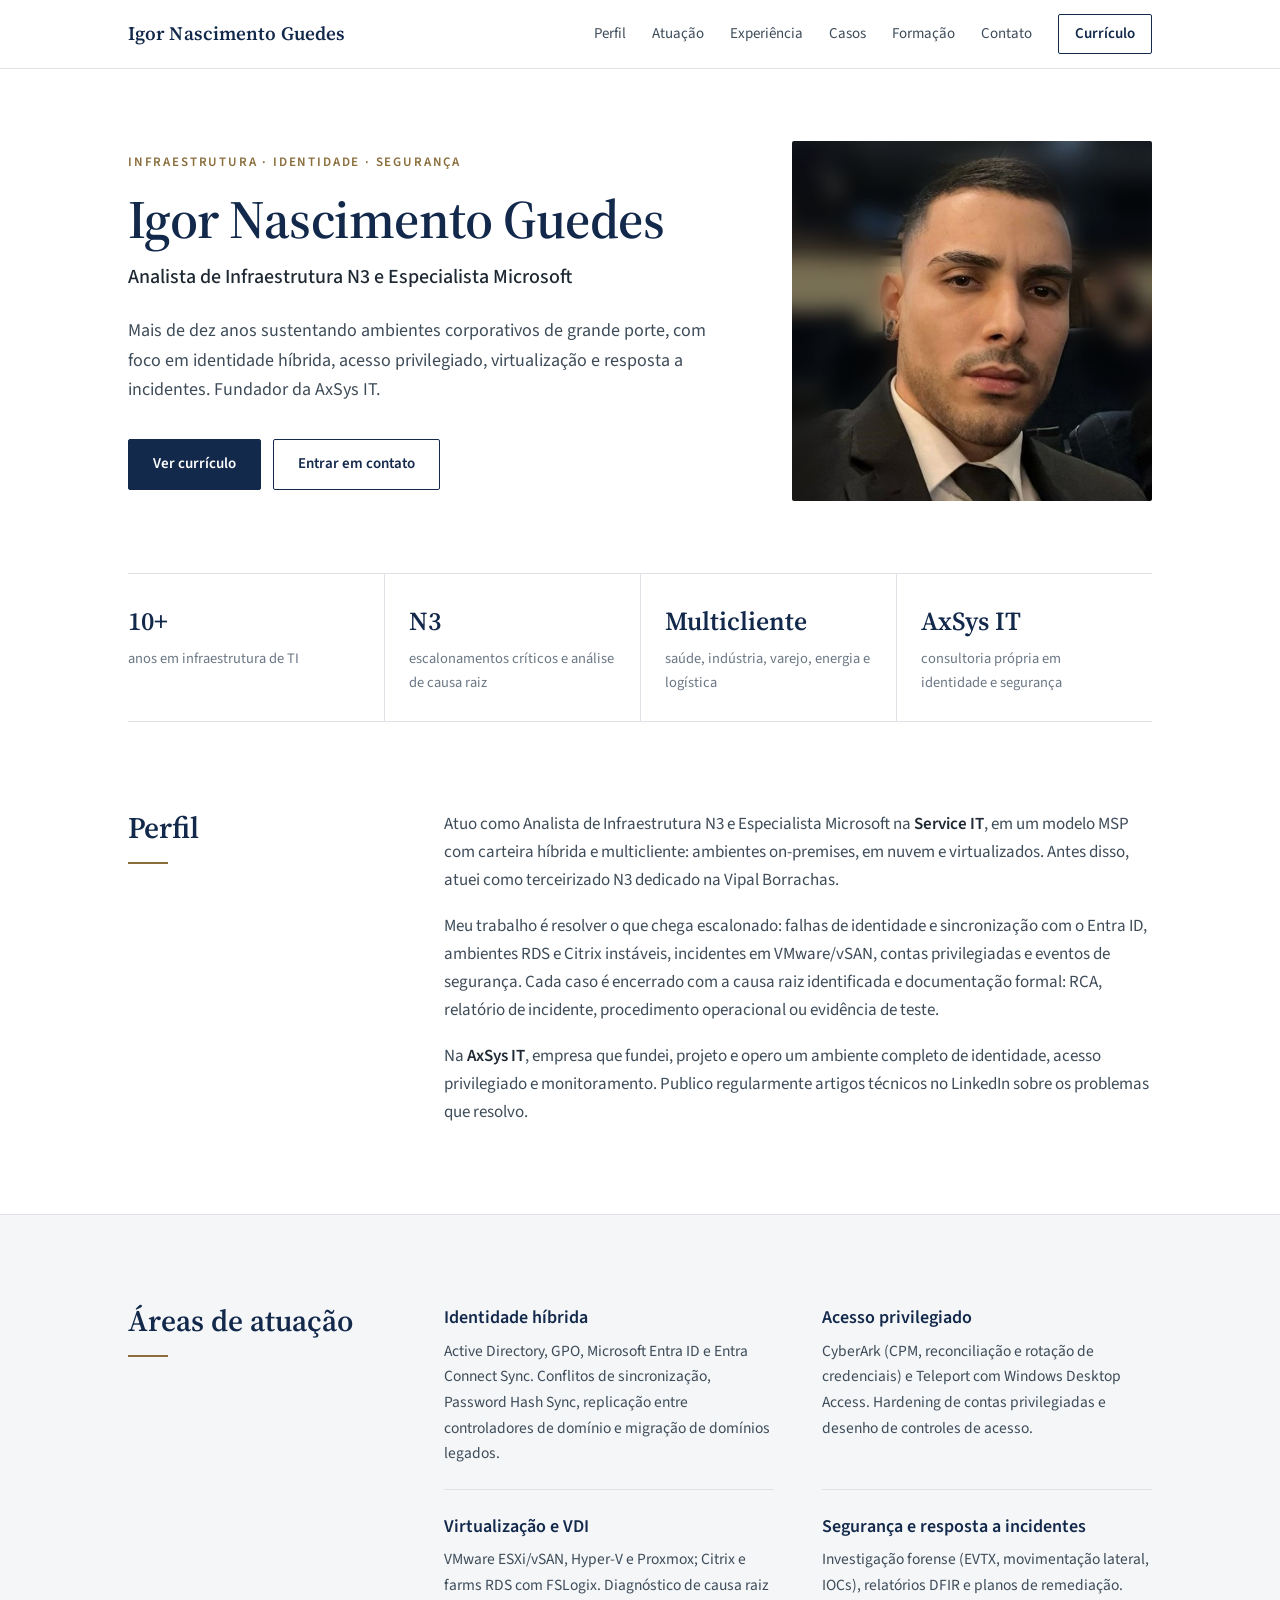
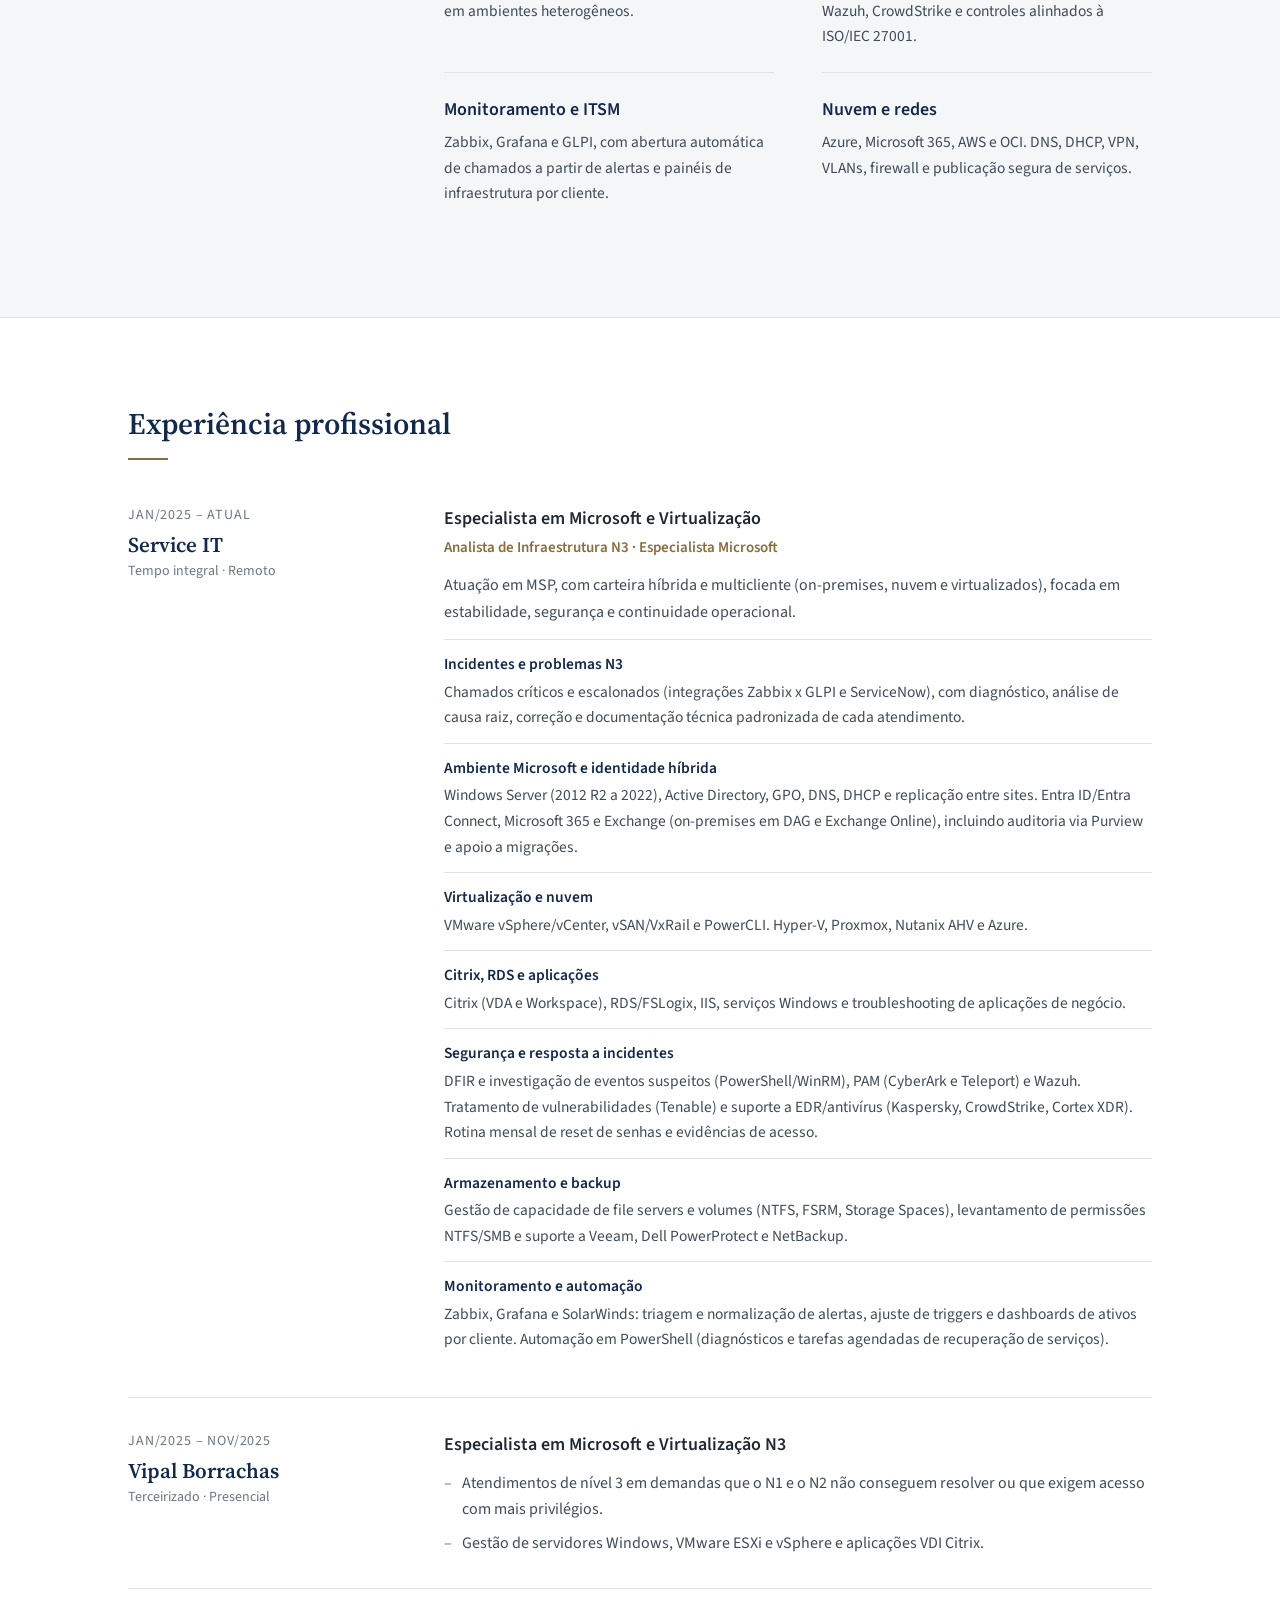
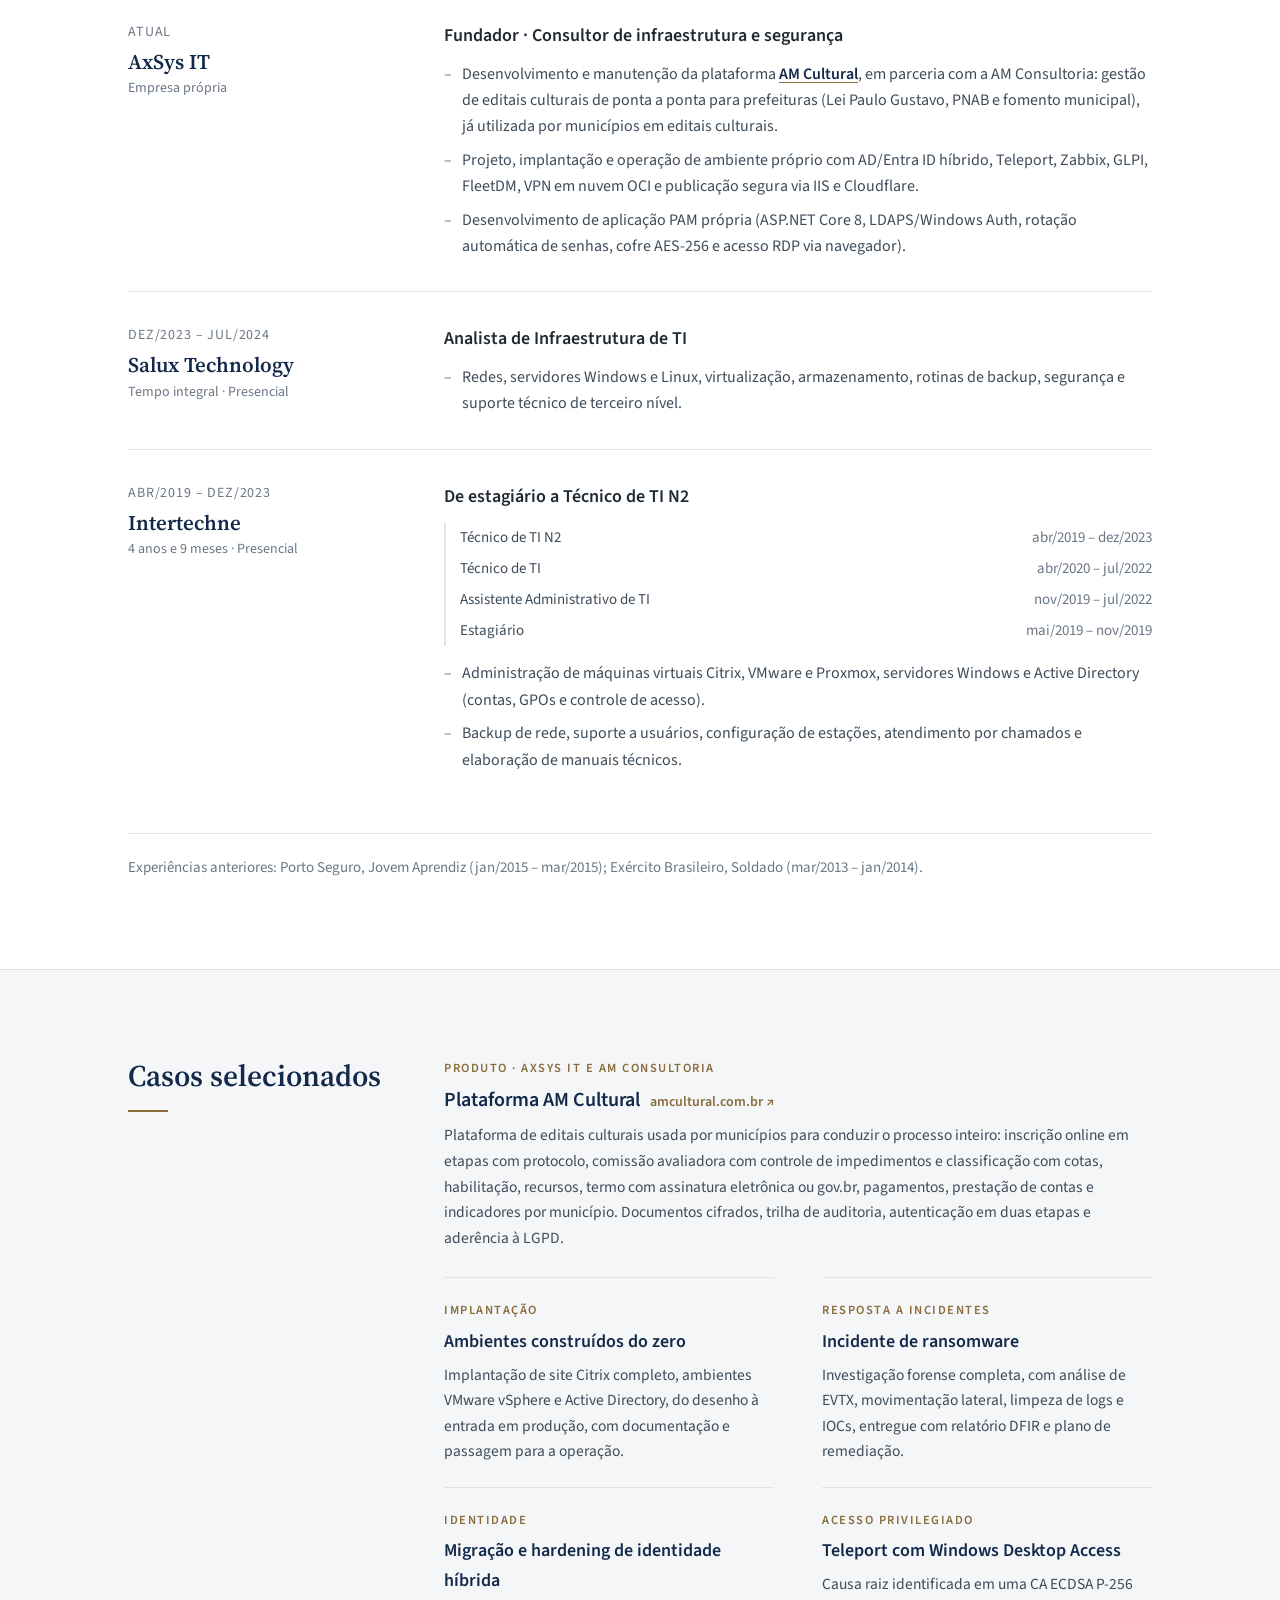
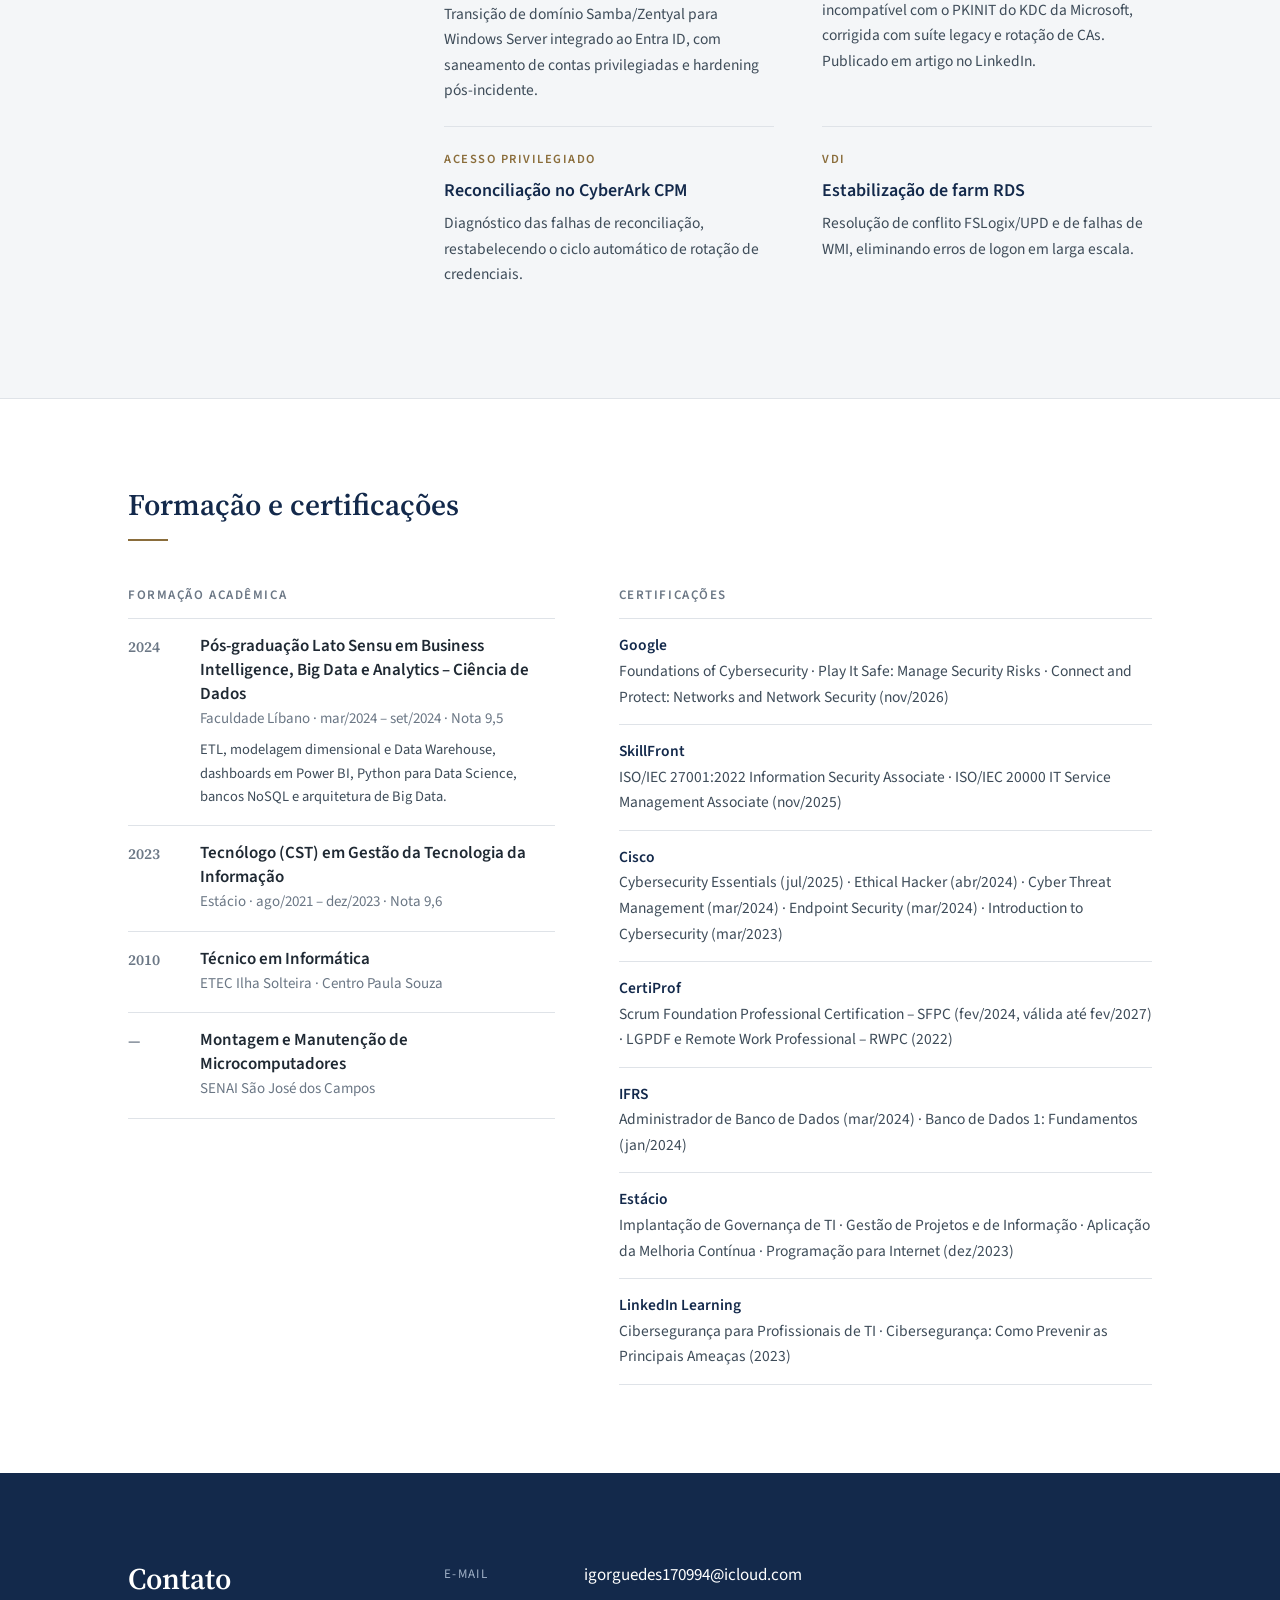
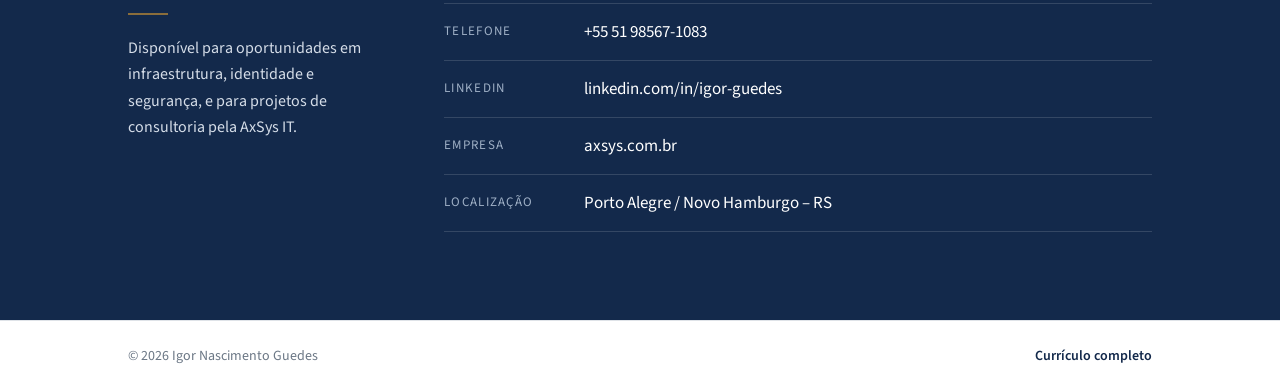
<file: index.html>
<!DOCTYPE html>
<html lang="pt-BR">
<head>
<meta charset="utf-8">
<meta name="viewport" content="width=device-width, initial-scale=1">
<title>Igor Nascimento Guedes · Infraestrutura, Identidade e Segurança</title>
<meta name="description" content="Analista de Infraestrutura N3 e Especialista Microsoft com mais de 10 anos de experiência em identidade híbrida, acesso privilegiado (PAM), virtualização, resposta a incidentes e monitoramento.">
<meta name="author" content="Igor Nascimento Guedes">
<meta property="og:title" content="Igor Nascimento Guedes · Infraestrutura, Identidade e Segurança">
<meta property="og:description" content="Analista de Infraestrutura N3 · Especialista Microsoft · Identidade, PAM, virtualização e DFIR.">
<meta property="og:type" content="profile">
<meta property="og:image" content="assets/foto.jpg">
<meta name="theme-color" content="#13294b">
<link rel="icon" href="favicon.ico" sizes="any">
<link rel="icon" href="assets/favicon.svg" type="image/svg+xml">
<link rel="apple-touch-icon" href="assets/apple-touch-icon.png">
<link rel="preconnect" href="https://fonts.googleapis.com">
<link rel="preconnect" href="https://fonts.gstatic.com" crossorigin>
<link href="https://fonts.googleapis.com/css2?family=Source+Sans+3:wght@400;500;600;700&family=Source+Serif+4:opsz,wght@8..60,500;8..60,600;8..60,700&display=swap" rel="stylesheet">
<link rel="stylesheet" href="assets/style.css">
</head>
<body>

<header class="topbar">
  <div class="wrap topbar-inner">
    <a href="#inicio" class="wordmark">Igor Nascimento Guedes</a>
    <nav class="nav" aria-label="Seções">
      <a href="#sobre">Perfil</a>
      <a href="#atuacao">Atuação</a>
      <a href="#experiencia">Experiência</a>
      <a href="#casos">Casos</a>
      <a href="#formacao">Formação</a>
      <a href="#contato">Contato</a>
      <a href="curriculo.html" class="nav-btn">Currículo</a>
    </nav>
  </div>
</header>

<main>

<section class="hero" id="inicio">
  <div class="wrap hero-grid">
    <div class="hero-text">
      <p class="overline">Infraestrutura · Identidade · Segurança</p>
      <h1>Igor Nascimento Guedes</h1>
      <p class="hero-role">Analista de Infraestrutura N3 e Especialista Microsoft</p>
      <p class="hero-lead">Mais de dez anos sustentando ambientes corporativos de grande porte, com foco em identidade híbrida, acesso privilegiado, virtualização e resposta a incidentes. Fundador da AxSys IT.</p>
      <div class="hero-actions">
        <a class="btn btn-solid" href="curriculo.html">Ver currículo</a>
        <a class="btn btn-line" href="#contato">Entrar em contato</a>
      </div>
    </div>
    <figure class="hero-photo">
      <img src="assets/foto.jpg" alt="Igor Nascimento Guedes" width="420" height="420">
    </figure>
  </div>
  <div class="wrap">
    <dl class="facts">
      <div><dt>10+</dt><dd>anos em infraestrutura de TI</dd></div>
      <div><dt>N3</dt><dd>escalonamentos críticos e análise de causa raiz</dd></div>
      <div><dt>Multicliente</dt><dd>saúde, indústria, varejo, energia e logística</dd></div>
      <div><dt>AxSys IT</dt><dd>consultoria própria em identidade e segurança</dd></div>
    </dl>
  </div>
</section>

<section class="section" id="sobre">
  <div class="wrap split">
    <h2 class="section-title">Perfil</h2>
    <div class="prose">
      <p>Atuo como Analista de Infraestrutura N3 e Especialista Microsoft na <strong>Service IT</strong>, em um modelo MSP com carteira híbrida e multicliente: ambientes on-premises, em nuvem e virtualizados. Antes disso, atuei como terceirizado N3 dedicado na Vipal Borrachas.</p>
      <p>Meu trabalho é resolver o que chega escalonado: falhas de identidade e sincronização com o Entra ID, ambientes RDS e Citrix instáveis, incidentes em VMware/vSAN, contas privilegiadas e eventos de segurança. Cada caso é encerrado com a causa raiz identificada e documentação formal: RCA, relatório de incidente, procedimento operacional ou evidência de teste.</p>
      <p>Na <strong>AxSys IT</strong>, empresa que fundei, projeto e opero um ambiente completo de identidade, acesso privilegiado e monitoramento. Publico regularmente artigos técnicos no LinkedIn sobre os problemas que resolvo.</p>
    </div>
  </div>
</section>

<section class="section tinted" id="atuacao">
  <div class="wrap split">
    <h2 class="section-title">Áreas de atuação</h2>
    <div class="areas">
      <div class="area">
        <h3>Identidade híbrida</h3>
        <p>Active Directory, GPO, Microsoft Entra ID e Entra Connect Sync. Conflitos de sincronização, Password Hash Sync, replicação entre controladores de domínio e migração de domínios legados.</p>
      </div>
      <div class="area">
        <h3>Acesso privilegiado</h3>
        <p>CyberArk (CPM, reconciliação e rotação de credenciais) e Teleport com Windows Desktop Access. Hardening de contas privilegiadas e desenho de controles de acesso.</p>
      </div>
      <div class="area">
        <h3>Virtualização e VDI</h3>
        <p>VMware ESXi/vSAN, Hyper-V e Proxmox; Citrix e farms RDS com FSLogix. Diagnóstico de causa raiz em ambientes heterogêneos.</p>
      </div>
      <div class="area">
        <h3>Segurança e resposta a incidentes</h3>
        <p>Investigação forense (EVTX, movimentação lateral, IOCs), relatórios DFIR e planos de remediação. Wazuh, CrowdStrike e controles alinhados à ISO/IEC 27001.</p>
      </div>
      <div class="area">
        <h3>Monitoramento e ITSM</h3>
        <p>Zabbix, Grafana e GLPI, com abertura automática de chamados a partir de alertas e painéis de infraestrutura por cliente.</p>
      </div>
      <div class="area">
        <h3>Nuvem e redes</h3>
        <p>Azure, Microsoft 365, AWS e OCI. DNS, DHCP, VPN, VLANs, firewall e publicação segura de serviços.</p>
      </div>
    </div>
  </div>
</section>

<section class="section" id="experiencia">
  <div class="wrap">
    <h2 class="section-title">Experiência profissional</h2>

    <article class="exp">
      <div class="exp-meta">
        <p class="exp-date">jan/2025 – atual</p>
        <p class="exp-org">Service IT</p>
        <p class="exp-loc">Tempo integral · Remoto</p>
      </div>
      <div class="exp-body">
        <h3>Especialista em Microsoft e Virtualização</h3>
        <p class="exp-role2">Analista de Infraestrutura N3 · Especialista Microsoft</p>
        <p class="exp-intro">Atuação em MSP, com carteira híbrida e multicliente (on-premises, nuvem e virtualizados), focada em estabilidade, segurança e continuidade operacional.</p>
        <dl class="exp-blocks">
          <div><dt>Incidentes e problemas N3</dt><dd>Chamados críticos e escalonados (integrações Zabbix x GLPI e ServiceNow), com diagnóstico, análise de causa raiz, correção e documentação técnica padronizada de cada atendimento.</dd></div>
          <div><dt>Ambiente Microsoft e identidade híbrida</dt><dd>Windows Server (2012 R2 a 2022), Active Directory, GPO, DNS, DHCP e replicação entre sites. Entra ID/Entra Connect, Microsoft 365 e Exchange (on-premises em DAG e Exchange Online), incluindo auditoria via Purview e apoio a migrações.</dd></div>
          <div><dt>Virtualização e nuvem</dt><dd>VMware vSphere/vCenter, vSAN/VxRail e PowerCLI. Hyper-V, Proxmox, Nutanix AHV e Azure.</dd></div>
          <div><dt>Citrix, RDS e aplicações</dt><dd>Citrix (VDA e Workspace), RDS/FSLogix, IIS, serviços Windows e troubleshooting de aplicações de negócio.</dd></div>
          <div><dt>Segurança e resposta a incidentes</dt><dd>DFIR e investigação de eventos suspeitos (PowerShell/WinRM), PAM (CyberArk e Teleport) e Wazuh. Tratamento de vulnerabilidades (Tenable) e suporte a EDR/antivírus (Kaspersky, CrowdStrike, Cortex XDR). Rotina mensal de reset de senhas e evidências de acesso.</dd></div>
          <div><dt>Armazenamento e backup</dt><dd>Gestão de capacidade de file servers e volumes (NTFS, FSRM, Storage Spaces), levantamento de permissões NTFS/SMB e suporte a Veeam, Dell PowerProtect e NetBackup.</dd></div>
          <div><dt>Monitoramento e automação</dt><dd>Zabbix, Grafana e SolarWinds: triagem e normalização de alertas, ajuste de triggers e dashboards de ativos por cliente. Automação em PowerShell (diagnósticos e tarefas agendadas de recuperação de serviços).</dd></div>
        </dl>
      </div>
    </article>

    <article class="exp">
      <div class="exp-meta">
        <p class="exp-date">jan/2025 – nov/2025</p>
        <p class="exp-org">Vipal Borrachas</p>
        <p class="exp-loc">Terceirizado · Presencial</p>
      </div>
      <div class="exp-body">
        <h3>Especialista em Microsoft e Virtualização N3</h3>
        <ul>
          <li>Atendimentos de nível 3 em demandas que o N1 e o N2 não conseguem resolver ou que exigem acesso com mais privilégios.</li>
          <li>Gestão de servidores Windows, VMware ESXi e vSphere e aplicações VDI Citrix.</li>
        </ul>
      </div>
    </article>

    <article class="exp">
      <div class="exp-meta">
        <p class="exp-date">Atual</p>
        <p class="exp-org">AxSys IT</p>
        <p class="exp-loc">Empresa própria</p>
      </div>
      <div class="exp-body">
        <h3>Fundador · Consultor de infraestrutura e segurança</h3>
        <ul>
          <li>Desenvolvimento e manutenção da plataforma <a class="inline-link" href="https://amcultural.com.br" target="_blank" rel="noopener">AM Cultural</a>, em parceria com a AM Consultoria: gestão de editais culturais de ponta a ponta para prefeituras (Lei Paulo Gustavo, PNAB e fomento municipal), já utilizada por municípios em editais culturais.</li>
          <li>Projeto, implantação e operação de ambiente próprio com AD/Entra ID híbrido, Teleport, Zabbix, GLPI, FleetDM, VPN em nuvem OCI e publicação segura via IIS e Cloudflare.</li>
          <li>Desenvolvimento de aplicação PAM própria (ASP.NET Core 8, LDAPS/Windows Auth, rotação automática de senhas, cofre AES-256 e acesso RDP via navegador).</li>
        </ul>
      </div>
    </article>

    <article class="exp">
      <div class="exp-meta">
        <p class="exp-date">dez/2023 – jul/2024</p>
        <p class="exp-org">Salux Technology</p>
        <p class="exp-loc">Tempo integral · Presencial</p>
      </div>
      <div class="exp-body">
        <h3>Analista de Infraestrutura de TI</h3>
        <ul>
          <li>Redes, servidores Windows e Linux, virtualização, armazenamento, rotinas de backup, segurança e suporte técnico de terceiro nível.</li>
        </ul>
      </div>
    </article>

    <article class="exp">
      <div class="exp-meta">
        <p class="exp-date">abr/2019 – dez/2023</p>
        <p class="exp-org">Intertechne</p>
        <p class="exp-loc">4 anos e 9 meses · Presencial</p>
      </div>
      <div class="exp-body">
        <h3>De estagiário a Técnico de TI N2</h3>
        <ul class="steps">
          <li><span>Técnico de TI N2</span><span>abr/2019 – dez/2023</span></li>
          <li><span>Técnico de TI</span><span>abr/2020 – jul/2022</span></li>
          <li><span>Assistente Administrativo de TI</span><span>nov/2019 – jul/2022</span></li>
          <li><span>Estagiário</span><span>mai/2019 – nov/2019</span></li>
        </ul>
        <ul>
          <li>Administração de máquinas virtuais Citrix, VMware e Proxmox, servidores Windows e Active Directory (contas, GPOs e controle de acesso).</li>
          <li>Backup de rede, suporte a usuários, configuração de estações, atendimento por chamados e elaboração de manuais técnicos.</li>
        </ul>
      </div>
    </article>

    <p class="note">Experiências anteriores: Porto Seguro, Jovem Aprendiz (jan/2015 – mar/2015); Exército Brasileiro, Soldado (mar/2013 – jan/2014).</p>
  </div>
</section>

<section class="section tinted" id="casos">
  <div class="wrap split">
    <h2 class="section-title">Casos selecionados</h2>
    <div class="cases">
      <div class="case case-wide">
        <p class="case-cat">Produto · AxSys IT e AM Consultoria</p>
        <h3>Plataforma AM Cultural <a class="inline-link" href="https://amcultural.com.br" target="_blank" rel="noopener">amcultural.com.br ↗</a></h3>
        <p>Plataforma de editais culturais usada por municípios para conduzir o processo inteiro: inscrição online em etapas com protocolo, comissão avaliadora com controle de impedimentos e classificação com cotas, habilitação, recursos, termo com assinatura eletrônica ou gov.br, pagamentos, prestação de contas e indicadores por município. Documentos cifrados, trilha de auditoria, autenticação em duas etapas e aderência à LGPD.</p>
      </div>
      <div class="case">
        <p class="case-cat">Implantação</p>
        <h3>Ambientes construídos do zero</h3>
        <p>Implantação de site Citrix completo, ambientes VMware vSphere e Active Directory, do desenho à entrada em produção, com documentação e passagem para a operação.</p>
      </div>
      <div class="case">
        <p class="case-cat">Resposta a incidentes</p>
        <h3>Incidente de ransomware</h3>
        <p>Investigação forense completa, com análise de EVTX, movimentação lateral, limpeza de logs e IOCs, entregue com relatório DFIR e plano de remediação.</p>
      </div>
      <div class="case">
        <p class="case-cat">Identidade</p>
        <h3>Migração e hardening de identidade híbrida</h3>
        <p>Transição de domínio Samba/Zentyal para Windows Server integrado ao Entra ID, com saneamento de contas privilegiadas e hardening pós-incidente.</p>
      </div>
      <div class="case">
        <p class="case-cat">Acesso privilegiado</p>
        <h3>Teleport com Windows Desktop Access</h3>
        <p>Causa raiz identificada em uma CA ECDSA P-256 incompatível com o PKINIT do KDC da Microsoft, corrigida com suíte legacy e rotação de CAs. Publicado em artigo no LinkedIn.</p>
      </div>
      <div class="case">
        <p class="case-cat">Acesso privilegiado</p>
        <h3>Reconciliação no CyberArk CPM</h3>
        <p>Diagnóstico das falhas de reconciliação, restabelecendo o ciclo automático de rotação de credenciais.</p>
      </div>
      <div class="case">
        <p class="case-cat">VDI</p>
        <h3>Estabilização de farm RDS</h3>
        <p>Resolução de conflito FSLogix/UPD e de falhas de WMI, eliminando erros de logon em larga escala.</p>
      </div>
    </div>
  </div>
</section>

<section class="section" id="formacao">
  <div class="wrap">
    <h2 class="section-title">Formação e certificações</h2>
    <div class="edu-grid">
      <div>
        <h3 class="col-title">Formação acadêmica</h3>
        <ul class="edu">
          <li><span class="edu-year">2024</span><div><strong>Pós-graduação Lato Sensu em Business Intelligence, Big Data e Analytics – Ciência de Dados</strong><span>Faculdade Líbano · mar/2024 – set/2024 · Nota 9,5</span><span class="edu-note">ETL, modelagem dimensional e Data Warehouse, dashboards em Power BI, Python para Data Science, bancos NoSQL e arquitetura de Big Data.</span></div></li>
          <li><span class="edu-year">2023</span><div><strong>Tecnólogo (CST) em Gestão da Tecnologia da Informação</strong><span>Estácio · ago/2021 – dez/2023 · Nota 9,6</span></div></li>
          <li><span class="edu-year">2010</span><div><strong>Técnico em Informática</strong><span>ETEC Ilha Solteira · Centro Paula Souza</span></div></li>
          <li><span class="edu-year">—</span><div><strong>Montagem e Manutenção de Microcomputadores</strong><span>SENAI São José dos Campos</span></div></li>
        </ul>
      </div>
      <div>
        <h3 class="col-title">Certificações</h3>
        <ul class="certs">
          <li><strong>Google</strong> Foundations of Cybersecurity · Play It Safe: Manage Security Risks · Connect and Protect: Networks and Network Security (nov/2026)</li>
          <li><strong>SkillFront</strong> ISO/IEC 27001:2022 Information Security Associate · ISO/IEC 20000 IT Service Management Associate (nov/2025)</li>
          <li><strong>Cisco</strong> Cybersecurity Essentials (jul/2025) · Ethical Hacker (abr/2024) · Cyber Threat Management (mar/2024) · Endpoint Security (mar/2024) · Introduction to Cybersecurity (mar/2023)</li>
          <li><strong>CertiProf</strong> Scrum Foundation Professional Certification – SFPC (fev/2024, válida até fev/2027) · LGPDF e Remote Work Professional – RWPC (2022)</li>
          <li><strong>IFRS</strong> Administrador de Banco de Dados (mar/2024) · Banco de Dados 1: Fundamentos (jan/2024)</li>
          <li><strong>Estácio</strong> Implantação de Governança de TI · Gestão de Projetos e de Informação · Aplicação da Melhoria Contínua · Programação para Internet (dez/2023)</li>
          <li><strong>LinkedIn Learning</strong> Cibersegurança para Profissionais de TI · Cibersegurança: Como Prevenir as Principais Ameaças (2023)</li>
        </ul>
      </div>
    </div>
  </div>
</section>

<section class="contact" id="contato">
  <div class="wrap split">
    <div>
      <h2 class="section-title">Contato</h2>
      <p class="contact-lead">Disponível para oportunidades em infraestrutura, identidade e segurança, e para projetos de consultoria pela AxSys IT.</p>
    </div>
    <dl class="contact-list">
      <div><dt>E-mail</dt><dd><a href="mailto:igorguedes170994@icloud.com">igorguedes170994@icloud.com</a></dd></div>
      <div><dt>Telefone</dt><dd><a href="https://wa.me/5551985671083" target="_blank" rel="noopener">+55 51 98567-1083</a></dd></div>
      <div><dt>LinkedIn</dt><dd><a href="https://www.linkedin.com/in/igor-guedes/" target="_blank" rel="noopener">linkedin.com/in/igor-guedes</a></dd></div>
      <div><dt>Empresa</dt><dd><a href="https://axsys.com.br" target="_blank" rel="noopener">axsys.com.br</a></dd></div>
      <div><dt>Localização</dt><dd>Porto Alegre / Novo Hamburgo – RS</dd></div>
    </dl>
  </div>
</section>

</main>

<footer class="footer">
  <div class="wrap footer-inner">
    <span>© <span id="year">2026</span> Igor Nascimento Guedes</span>
    <a href="curriculo.html">Currículo completo</a>
  </div>
</footer>

<script>document.getElementById('year').textContent = new Date().getFullYear();</script>
</body>
</html>
</file>
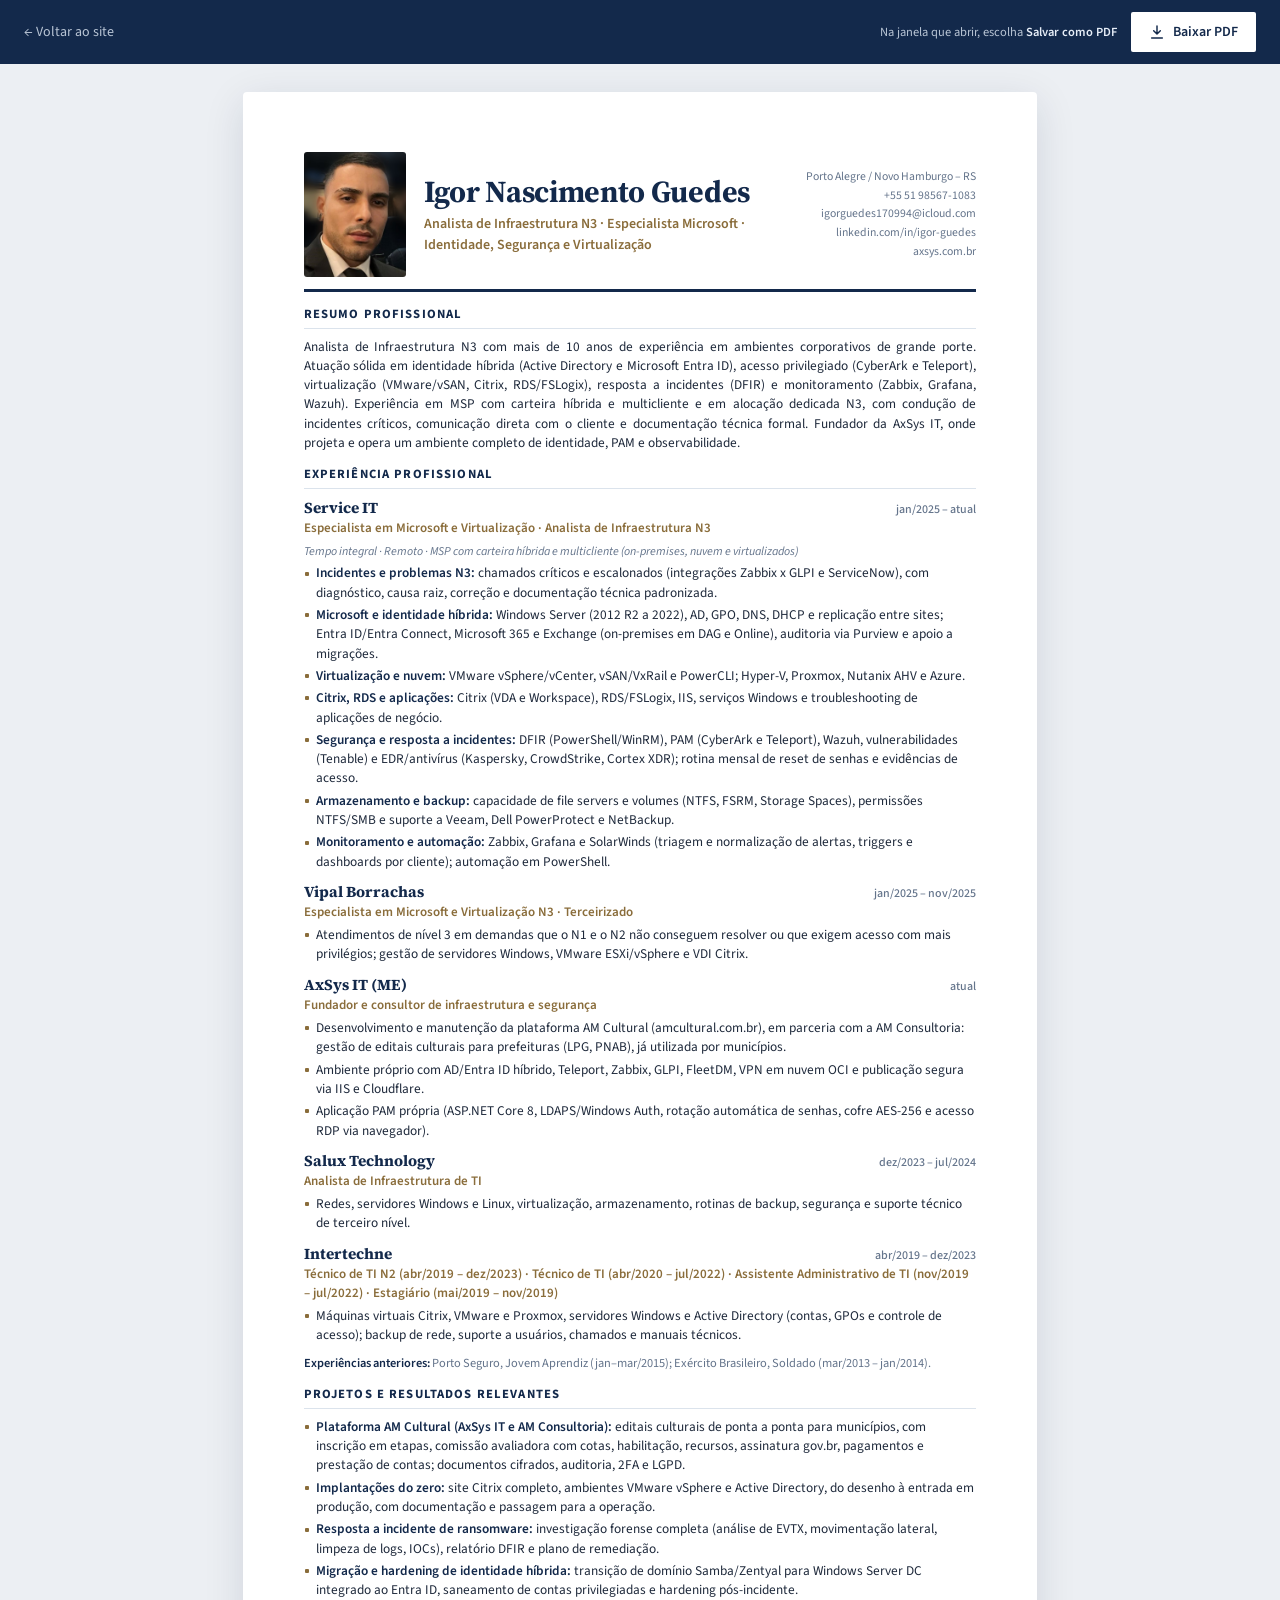
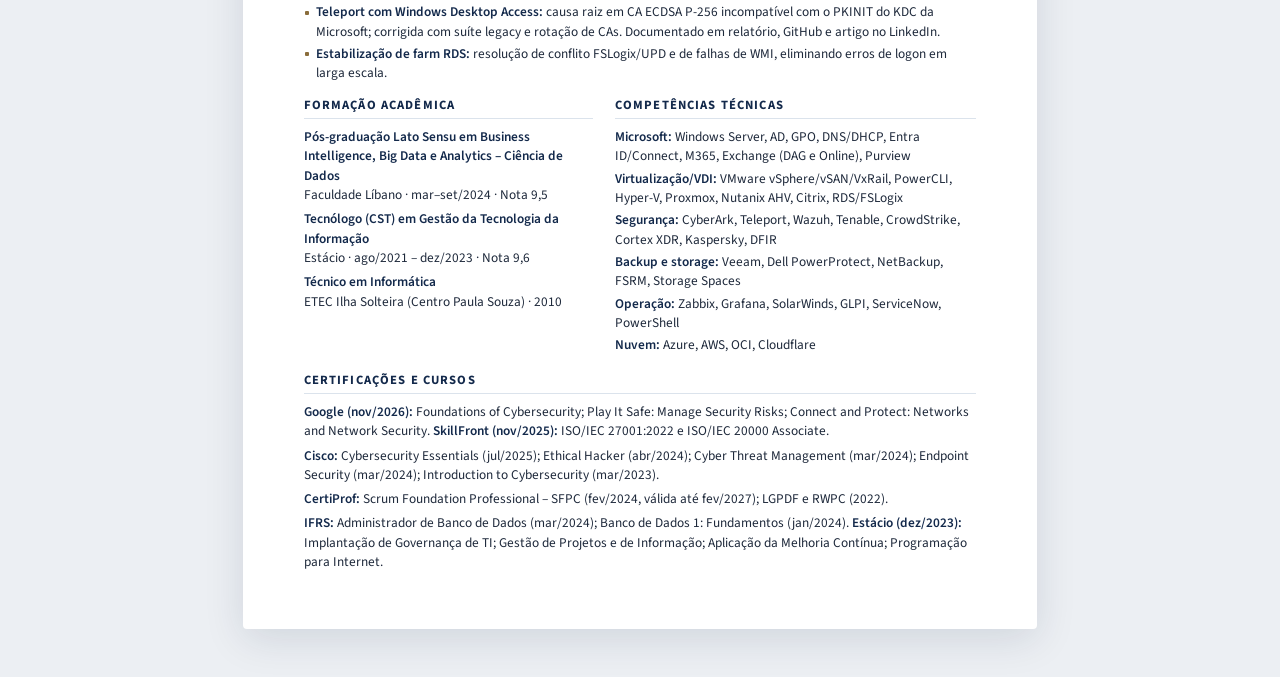
<file: curriculo.html>
<!DOCTYPE html>
<html lang="pt-BR">
<head>
<meta charset="utf-8">
<meta name="viewport" content="width=device-width, initial-scale=1">
<title>Curriculo-Igor-Nascimento-Guedes</title>
<meta name="description" content="Currículo de Igor Nascimento Guedes, Analista de Infraestrutura N3 e Especialista Microsoft.">
<meta name="author" content="Igor Nascimento Guedes">
<link rel="icon" href="favicon.ico" sizes="any">
<link rel="icon" href="assets/favicon.svg" type="image/svg+xml">
<link rel="apple-touch-icon" href="assets/apple-touch-icon.png">
<link rel="preconnect" href="https://fonts.googleapis.com">
<link rel="preconnect" href="https://fonts.gstatic.com" crossorigin>
<link href="https://fonts.googleapis.com/css2?family=Source+Sans+3:wght@400;500;600;700&family=Source+Serif+4:opsz,wght@8..60,600;8..60,700&display=swap" rel="stylesheet">
<link rel="stylesheet" href="assets/cv.css">
</head>
<body>

<div class="toolbar no-print">
  <a href="index.html" class="tb-back">← Voltar ao site</a>
  <div class="tb-actions">
    <span class="tb-hint">Na janela que abrir, escolha <strong>Salvar como PDF</strong></span>
    <button type="button" class="tb-btn" id="btn-pdf">
      <svg viewBox="0 0 24 24" aria-hidden="true"><path d="M12 3v12m0 0-5-5m5 5 5-5M4 21h16"/></svg>
      Baixar PDF
    </button>
  </div>
</div>

<main class="page">

  <header class="cv-head">
    <img class="cv-photo" src="assets/foto-cv.jpg" alt="Foto de Igor Nascimento Guedes" onerror="this.remove()">
    <div class="cv-name">
      <h1>Igor Nascimento Guedes</h1>
      <p class="cv-title">Analista de Infraestrutura N3 · Especialista Microsoft · Identidade, Segurança e Virtualização</p>
    </div>
    <ul class="cv-contact">
      <li>Porto Alegre / Novo Hamburgo – RS</li>
      <li><a href="tel:+5551985671083">+55 51 98567-1083</a></li>
      <li><a href="mailto:igorguedes170994@icloud.com">igorguedes170994@icloud.com</a></li>
      <li><a href="https://www.linkedin.com/in/igor-guedes/">linkedin.com/in/igor-guedes</a></li>
      <li><a href="https://axsys.com.br">axsys.com.br</a></li>
    </ul>
  </header>

  <section>
    <h2>Resumo profissional</h2>
    <p class="summary">Analista de Infraestrutura N3 com mais de 10 anos de experiência em ambientes corporativos de grande porte. Atuação sólida em identidade híbrida (Active Directory e Microsoft Entra ID), acesso privilegiado (CyberArk e Teleport), virtualização (VMware/vSAN, Citrix, RDS/FSLogix), resposta a incidentes (DFIR) e monitoramento (Zabbix, Grafana, Wazuh). Experiência em MSP com carteira híbrida e multicliente e em alocação dedicada N3, com condução de incidentes críticos, comunicação direta com o cliente e documentação técnica formal. Fundador da AxSys IT, onde projeta e opera um ambiente completo de identidade, PAM e observabilidade.</p>
  </section>

  <section>
    <h2>Experiência profissional</h2>

    <div class="job">
      <div class="job-row"><h3>Service IT</h3><span class="date">jan/2025 – atual</span></div>
      <p class="role">Especialista em Microsoft e Virtualização · Analista de Infraestrutura N3</p>
      <p class="sub">Tempo integral · Remoto · MSP com carteira híbrida e multicliente (on-premises, nuvem e virtualizados)</p>
      <ul>
        <li><strong>Incidentes e problemas N3:</strong> chamados críticos e escalonados (integrações Zabbix x GLPI e ServiceNow), com diagnóstico, causa raiz, correção e documentação técnica padronizada.</li>
        <li><strong>Microsoft e identidade híbrida:</strong> Windows Server (2012 R2 a 2022), AD, GPO, DNS, DHCP e replicação entre sites; Entra ID/Entra Connect, Microsoft 365 e Exchange (on-premises em DAG e Online), auditoria via Purview e apoio a migrações.</li>
        <li><strong>Virtualização e nuvem:</strong> VMware vSphere/vCenter, vSAN/VxRail e PowerCLI; Hyper-V, Proxmox, Nutanix AHV e Azure.</li>
        <li><strong>Citrix, RDS e aplicações:</strong> Citrix (VDA e Workspace), RDS/FSLogix, IIS, serviços Windows e troubleshooting de aplicações de negócio.</li>
        <li><strong>Segurança e resposta a incidentes:</strong> DFIR (PowerShell/WinRM), PAM (CyberArk e Teleport), Wazuh, vulnerabilidades (Tenable) e EDR/antivírus (Kaspersky, CrowdStrike, Cortex XDR); rotina mensal de reset de senhas e evidências de acesso.</li>
        <li><strong>Armazenamento e backup:</strong> capacidade de file servers e volumes (NTFS, FSRM, Storage Spaces), permissões NTFS/SMB e suporte a Veeam, Dell PowerProtect e NetBackup.</li>
        <li><strong>Monitoramento e automação:</strong> Zabbix, Grafana e SolarWinds (triagem e normalização de alertas, triggers e dashboards por cliente); automação em PowerShell.</li>
      </ul>
    </div>

    <div class="job">
      <div class="job-row"><h3>Vipal Borrachas</h3><span class="date">jan/2025 – nov/2025</span></div>
      <p class="role">Especialista em Microsoft e Virtualização N3 · Terceirizado</p>
      <ul>
        <li>Atendimentos de nível 3 em demandas que o N1 e o N2 não conseguem resolver ou que exigem acesso com mais privilégios; gestão de servidores Windows, VMware ESXi/vSphere e VDI Citrix.</li>
      </ul>
    </div>

    <div class="job">
      <div class="job-row"><h3>AxSys IT (ME)</h3><span class="date">atual</span></div>
      <p class="role">Fundador e consultor de infraestrutura e segurança</p>
      <ul>
        <li>Desenvolvimento e manutenção da plataforma AM Cultural (amcultural.com.br), em parceria com a AM Consultoria: gestão de editais culturais para prefeituras (LPG, PNAB), já utilizada por municípios.</li>
        <li>Ambiente próprio com AD/Entra ID híbrido, Teleport, Zabbix, GLPI, FleetDM, VPN em nuvem OCI e publicação segura via IIS e Cloudflare.</li>
        <li>Aplicação PAM própria (ASP.NET Core 8, LDAPS/Windows Auth, rotação automática de senhas, cofre AES-256 e acesso RDP via navegador).</li>
      </ul>
    </div>

    <div class="job">
      <div class="job-row"><h3>Salux Technology</h3><span class="date">dez/2023 – jul/2024</span></div>
      <p class="role">Analista de Infraestrutura de TI</p>
      <ul>
        <li>Redes, servidores Windows e Linux, virtualização, armazenamento, rotinas de backup, segurança e suporte técnico de terceiro nível.</li>
      </ul>
    </div>

    <div class="job">
      <div class="job-row"><h3>Intertechne</h3><span class="date">abr/2019 – dez/2023</span></div>
      <p class="role">Técnico de TI N2 (abr/2019 – dez/2023) · Técnico de TI (abr/2020 – jul/2022) · Assistente Administrativo de TI (nov/2019 – jul/2022) · Estagiário (mai/2019 – nov/2019)</p>
      <ul>
        <li>Máquinas virtuais Citrix, VMware e Proxmox, servidores Windows e Active Directory (contas, GPOs e controle de acesso); backup de rede, suporte a usuários, chamados e manuais técnicos.</li>
      </ul>
    </div>

    <p class="earlier"><strong>Experiências anteriores:</strong> Porto Seguro, Jovem Aprendiz (jan–mar/2015); Exército Brasileiro, Soldado (mar/2013 – jan/2014).</p>
  </section>

  <section>
    <h2>Projetos e resultados relevantes</h2>
    <ul>
      <li><strong>Plataforma AM Cultural (AxSys IT e AM Consultoria):</strong> editais culturais de ponta a ponta para municípios, com inscrição em etapas, comissão avaliadora com cotas, habilitação, recursos, assinatura gov.br, pagamentos e prestação de contas; documentos cifrados, auditoria, 2FA e LGPD.</li>
      <li><strong>Implantações do zero:</strong> site Citrix completo, ambientes VMware vSphere e Active Directory, do desenho à entrada em produção, com documentação e passagem para a operação.</li>
      <li><strong>Resposta a incidente de ransomware:</strong> investigação forense completa (análise de EVTX, movimentação lateral, limpeza de logs, IOCs), relatório DFIR e plano de remediação.</li>
      <li><strong>Migração e hardening de identidade híbrida:</strong> transição de domínio Samba/Zentyal para Windows Server DC integrado ao Entra ID, saneamento de contas privilegiadas e hardening pós-incidente.</li>
      <li><strong>Teleport com Windows Desktop Access:</strong> causa raiz em CA ECDSA P-256 incompatível com o PKINIT do KDC da Microsoft; corrigida com suíte legacy e rotação de CAs. Documentado em relatório, GitHub e artigo no LinkedIn.</li>
      <li><strong>Estabilização de farm RDS:</strong> resolução de conflito FSLogix/UPD e de falhas de WMI, eliminando erros de logon em larga escala.</li>
    </ul>
  </section>

  <section class="cols">
    <div>
      <h2>Formação acadêmica</h2>
      <ul class="plain">
        <li><strong>Pós-graduação Lato Sensu em Business Intelligence, Big Data e Analytics – Ciência de Dados</strong><br>Faculdade Líbano · mar–set/2024 · Nota 9,5</li>
        <li><strong>Tecnólogo (CST) em Gestão da Tecnologia da Informação</strong><br>Estácio · ago/2021 – dez/2023 · Nota 9,6</li>
        <li><strong>Técnico em Informática</strong><br>ETEC Ilha Solteira (Centro Paula Souza) · 2010</li>
      </ul>
    </div>
    <div>
      <h2>Competências técnicas</h2>
      <ul class="plain skills">
        <li><strong>Microsoft:</strong> Windows Server, AD, GPO, DNS/DHCP, Entra ID/Connect, M365, Exchange (DAG e Online), Purview</li>
        <li><strong>Virtualização/VDI:</strong> VMware vSphere/vSAN/VxRail, PowerCLI, Hyper-V, Proxmox, Nutanix AHV, Citrix, RDS/FSLogix</li>
        <li><strong>Segurança:</strong> CyberArk, Teleport, Wazuh, Tenable, CrowdStrike, Cortex XDR, Kaspersky, DFIR</li>
        <li><strong>Backup e storage:</strong> Veeam, Dell PowerProtect, NetBackup, FSRM, Storage Spaces</li>
        <li><strong>Operação:</strong> Zabbix, Grafana, SolarWinds, GLPI, ServiceNow, PowerShell</li>
        <li><strong>Nuvem:</strong> Azure, AWS, OCI, Cloudflare</li>
      </ul>
    </div>
  </section>

  <section>
    <h2>Certificações e cursos</h2>
    <ul class="plain">
      <li><strong>Google (nov/2026):</strong> Foundations of Cybersecurity; Play It Safe: Manage Security Risks; Connect and Protect: Networks and Network Security. <strong>SkillFront (nov/2025):</strong> ISO/IEC 27001:2022 e ISO/IEC 20000 Associate.</li>
      <li><strong>Cisco:</strong> Cybersecurity Essentials (jul/2025); Ethical Hacker (abr/2024); Cyber Threat Management (mar/2024); Endpoint Security (mar/2024); Introduction to Cybersecurity (mar/2023).</li>
      <li><strong>CertiProf:</strong> Scrum Foundation Professional – SFPC (fev/2024, válida até fev/2027); LGPDF e RWPC (2022).</li>
      <li><strong>IFRS:</strong> Administrador de Banco de Dados (mar/2024); Banco de Dados 1: Fundamentos (jan/2024). <strong>Estácio (dez/2023):</strong> Implantação de Governança de TI; Gestão de Projetos e de Informação; Aplicação da Melhoria Contínua; Programação para Internet.</li>
    </ul>
  </section>

</main>

<script>
  document.getElementById('btn-pdf').addEventListener('click', function () { window.print(); });
</script>
</body>
</html>
</file>
<file: assets/style.css>
:root {
  --navy: #13294b;
  --navy-2: #1d3a66;
  --ink: #1f2933;
  --body: #3e4c59;
  --muted: #6b7785;
  --rule: #dfe3e8;
  --paper: #ffffff;
  --tint: #f4f6f8;
  --accent: #8a6d3b;
  --serif: "Source Serif 4", Georgia, "Times New Roman", serif;
  --sans: "Source Sans 3", "Segoe UI", Roboto, Helvetica, Arial, sans-serif;
  --maxw: 1080px;
}

* { box-sizing: border-box; }
html { scroll-behavior: smooth; scroll-padding-top: 76px; }
body { margin: 0; font-family: var(--sans); font-size: 17px; line-height: 1.65; color: var(--body); background: var(--paper); -webkit-font-smoothing: antialiased; }
a { color: inherit; text-decoration: none; }
h1, h2, h3 { margin: 0; color: var(--ink); font-weight: 600; }
p, ul, dl, dd, figure { margin: 0; padding: 0; }
ul { list-style: none; }
.wrap { max-width: var(--maxw); margin: 0 auto; padding: 0 28px; }

/* Header */
.topbar { position: sticky; top: 0; z-index: 20; background: rgba(255,255,255,.97); border-bottom: 1px solid var(--rule); }
.topbar-inner { display: flex; align-items: center; justify-content: space-between; height: 68px; }
.wordmark { font-family: var(--serif); font-size: 19px; font-weight: 600; color: var(--navy); letter-spacing: .005em; }
.nav { display: flex; align-items: center; gap: 26px; font-size: 15px; }
.nav a { color: var(--body); }
.nav a:hover { color: var(--navy); }
.nav .nav-btn { padding: 7px 16px; border: 1px solid var(--navy); color: var(--navy); font-weight: 600; border-radius: 2px; }
.nav .nav-btn:hover { background: var(--navy); color: #fff; }

/* Hero */
.hero { padding: 72px 0 0; }
.hero-grid { display: grid; grid-template-columns: 1fr 360px; gap: 64px; align-items: center; }
.overline { font-size: 13px; letter-spacing: .14em; text-transform: uppercase; color: var(--accent); font-weight: 600; }
.hero h1 { font-family: var(--serif); font-size: clamp(38px, 5vw, 54px); line-height: 1.1; color: var(--navy); margin-top: 16px; letter-spacing: -.01em; }
.hero-role { font-size: 20px; color: var(--ink); margin-top: 12px; font-weight: 500; }
.hero-lead { margin-top: 22px; max-width: 580px; font-size: 18px; }
.hero-actions { display: flex; gap: 12px; flex-wrap: wrap; margin-top: 34px; }
.btn { display: inline-block; padding: 12px 24px; font-size: 15px; font-weight: 600; border-radius: 2px; border: 1px solid var(--navy); transition: background .15s, color .15s; }
.btn-solid { background: var(--navy); color: #fff; }
.btn-solid:hover { background: var(--navy-2); }
.btn-line { color: var(--navy); }
.btn-line:hover { background: var(--tint); }
.hero-photo img { display: block; width: 100%; height: auto; aspect-ratio: 1 / 1; object-fit: cover; border-radius: 2px; filter: saturate(.92); }

.facts { display: grid; grid-template-columns: repeat(4, 1fr); margin-top: 72px; border-top: 1px solid var(--rule); border-bottom: 1px solid var(--rule); }
.facts > div { padding: 26px 24px 26px 0; }
.facts > div + div { padding-left: 24px; border-left: 1px solid var(--rule); }
.facts dt { font-family: var(--serif); font-size: 26px; color: var(--navy); font-weight: 600; }
.facts dd { font-size: 14.5px; color: var(--muted); margin-top: 4px; }

/* Sections */
.section { padding: 88px 0; }
.tinted { background: var(--tint); border-top: 1px solid var(--rule); border-bottom: 1px solid var(--rule); }
.section-title { font-family: var(--serif); font-size: 30px; color: var(--navy); line-height: 1.2; }
.section-title::after { content: ""; display: block; width: 40px; height: 2px; background: var(--accent); margin-top: 16px; }
.split { display: grid; grid-template-columns: 260px 1fr; gap: 56px; }
.prose p + p { margin-top: 18px; }
.prose strong { color: var(--ink); font-weight: 600; }

/* Areas */
.areas { display: grid; grid-template-columns: 1fr 1fr; gap: 0 48px; }
.area { padding: 22px 0; border-top: 1px solid var(--rule); }
.area:nth-child(-n+2) { border-top: 0; padding-top: 0; }
.area h3 { font-size: 18px; color: var(--navy); margin-bottom: 6px; }
.area p { font-size: 15.5px; }

/* Experience */
#experiencia .section-title { margin-bottom: 44px; }
.exp { display: grid; grid-template-columns: 260px 1fr; gap: 56px; padding: 32px 0; border-top: 1px solid var(--rule); }
.exp:first-of-type { border-top: 0; padding-top: 0; }
.exp-date { font-size: 14px; color: var(--muted); text-transform: uppercase; letter-spacing: .06em; }
.exp-org { font-family: var(--serif); font-size: 21px; color: var(--navy); font-weight: 600; margin-top: 4px; line-height: 1.3; }
.exp-body h3 { font-size: 18px; color: var(--ink); }
.exp-sub { font-size: 15px; color: var(--accent); margin-top: 16px; font-weight: 600; }
.exp-body ul { margin-top: 10px; }
.exp-body li { position: relative; padding-left: 18px; margin-top: 7px; font-size: 16px; }
.exp-body li::before { content: "–"; position: absolute; left: 0; color: var(--muted); }
.note { margin-top: 28px; padding-top: 22px; border-top: 1px solid var(--rule); font-size: 15px; color: var(--muted); }

/* Cases */
.cases { display: grid; grid-template-columns: 1fr 1fr; gap: 0 48px; }
.case { padding: 22px 0; border-top: 1px solid var(--rule); }
.case:nth-child(-n+2) { border-top: 0; padding-top: 0; }
.case-cat { font-size: 12.5px; letter-spacing: .12em; text-transform: uppercase; color: var(--accent); font-weight: 600; }
.case h3 { font-size: 18px; color: var(--navy); margin: 6px 0; }
.case p:last-child { font-size: 15.5px; }

/* Education */
#formacao .section-title { margin-bottom: 44px; }
.edu-grid { display: grid; grid-template-columns: 1fr 1.25fr; gap: 64px; }
.col-title { font-size: 13px; letter-spacing: .12em; text-transform: uppercase; color: var(--muted); font-weight: 600; padding-bottom: 12px; border-bottom: 1px solid var(--rule); }
.edu li { display: grid; grid-template-columns: 56px 1fr; gap: 16px; padding: 16px 0; border-bottom: 1px solid var(--rule); }
.edu-year { font-family: var(--serif); color: var(--navy); font-weight: 600; }
.edu strong { display: block; color: var(--ink); font-weight: 600; line-height: 1.4; }
.edu span { font-size: 15px; color: var(--muted); }
.certs li { padding: 14px 0; border-bottom: 1px solid var(--rule); font-size: 15.5px; }
.certs strong { display: block; color: var(--navy); font-weight: 600; }

/* Contact */
.contact { background: var(--navy); color: #d5dde8; padding: 88px 0; }
.contact .section-title { color: #fff; }
.contact-lead { margin-top: 20px; font-size: 16px; }
.contact-list > div { display: grid; grid-template-columns: 140px 1fr; padding: 14px 0; border-bottom: 1px solid rgba(255,255,255,.14); }
.contact-list > div:first-child { padding-top: 0; }
.contact-list dt { font-size: 13px; letter-spacing: .1em; text-transform: uppercase; color: #9fb0c6; padding-top: 3px; }
.contact-list dd { color: #fff; font-size: 17px; }
.contact-list a:hover { text-decoration: underline; text-underline-offset: 3px; }

.footer { padding: 24px 0; font-size: 14px; color: var(--muted); border-top: 1px solid var(--rule); }
.footer-inner { display: flex; justify-content: space-between; gap: 16px; flex-wrap: wrap; }
.footer a { color: var(--navy); font-weight: 600; }

/* Responsive */
@media (max-width: 900px) {
  .nav a:not(.nav-btn) { display: none; }
  .hero { padding-top: 48px; }
  .hero-grid { grid-template-columns: 1fr; gap: 36px; }
  .hero-photo { order: -1; max-width: 200px; }
  .facts { grid-template-columns: 1fr 1fr; margin-top: 48px; }
  .facts > div:nth-child(3) { padding-left: 0; border-left: 0; }
  .facts > div:nth-child(n+3) { border-top: 1px solid var(--rule); }
  .split, .exp, .edu-grid { grid-template-columns: 1fr; gap: 28px; }
  .exp { gap: 12px; }
  .areas, .cases { grid-template-columns: 1fr; }
  .area:nth-child(2), .case:nth-child(2) { border-top: 1px solid var(--rule); padding-top: 22px; }
  .section, .contact { padding: 64px 0; }
}
@media (max-width: 520px) {
  body { font-size: 16px; }
  .wordmark { font-size: 16px; }
  .facts { grid-template-columns: 1fr; }
  .facts > div, .facts > div + div { padding-left: 0; border-left: 0; }
  .facts > div + div { border-top: 1px solid var(--rule); }
  .contact-list > div { grid-template-columns: 1fr; gap: 2px; }
}

/* Experiência – detalhes */
.exp-loc { font-size: 14px; color: var(--muted); margin-top: 2px; }
.exp-role2 { font-size: 15px; color: var(--accent); font-weight: 600; margin-top: 2px; }
.exp-intro { margin-top: 12px; font-size: 16px; }
.exp-blocks > div { padding: 12px 0; border-top: 1px solid var(--rule); }
.exp-blocks > div:first-child { margin-top: 14px; }
.exp-blocks dt { font-weight: 600; color: var(--navy); font-size: 15.5px; }
.exp-blocks dd { font-size: 15.5px; margin-top: 2px; }
.exp-body .steps { margin-top: 12px; border-left: 2px solid var(--rule); }
.exp-body .steps li { display: flex; justify-content: space-between; gap: 16px; padding: 3px 0 3px 14px; margin: 0; font-size: 15px; }
.exp-body .steps li::before { content: none; }
.exp-body .steps li span:last-child { color: var(--muted); white-space: nowrap; }
.exp-body .steps + ul { margin-top: 14px; }
@media (max-width: 520px) { .exp-body .steps li { flex-direction: column; gap: 0; } }
.edu span { display: block; }
.edu .edu-note { margin-top: 6px; font-size: 14.5px; color: var(--body); }
.case-wide { grid-column: 1 / -1; padding-bottom: 26px; }
.cases .case-wide + .case, .cases .case-wide + .case + .case { border-top: 1px solid var(--rule); padding-top: 22px; }
.case-wide h3 { font-size: 20px; }
.inline-link { color: var(--navy); font-weight: 600; text-decoration: underline; text-decoration-color: var(--accent); text-underline-offset: 3px; }
.case h3 .inline-link { font-family: var(--sans); font-size: 14px; margin-left: 6px; text-decoration: none; color: var(--accent); }
</file>
<file: assets/cv.css>
:root {
  --navy: #13294b;
  --accent: #8a6d3b;
  --text: #1e293b;
  --muted: #64748b;
  --line: #dbe3ec;
  --font: "Source Sans 3", "Segoe UI", Roboto, Arial, sans-serif;
  --serif: "Source Serif 4", Georgia, serif;
}
* { box-sizing: border-box; }
body { margin: 0; font-family: var(--font); color: var(--text); background: #eceff3; -webkit-font-smoothing: antialiased; }
a { color: inherit; text-decoration: none; }
ul { margin: 0; padding: 0; list-style: none; }
p { margin: 0; }
h1, h2, h3 { margin: 0; }

/* Toolbar */
.toolbar {
  position: sticky; top: 0; z-index: 10;
  display: flex; justify-content: space-between; align-items: center; gap: 12px; flex-wrap: wrap;
  padding: 12px 24px; background: #13294b; color: #e6edf7;
}
.tb-back { font-size: 14px; color: #b8c4d4; }
.tb-back:hover { color: #fff; }
.tb-actions { display: flex; align-items: center; gap: 14px; }
.tb-hint { font-size: 12.5px; color: #b8c4d4; }
.tb-hint strong { color: #e6edf7; font-weight: 600; }
.tb-btn {
  display: inline-flex; align-items: center; gap: 8px; cursor: pointer;
  padding: 10px 18px; border: 0; border-radius: 2px; font: 600 14px var(--font);
  background: #fff; color: #13294b; transition: background .2s;
}
.tb-btn:hover { background: #e8edf3; }
.tb-btn svg { width: 16px; height: 16px; fill: none; stroke: currentColor; stroke-width: 2.2; stroke-linecap: round; stroke-linejoin: round; }

/* A4 sheet on screen */
.page {
  width: 210mm; max-width: calc(100% - 32px); margin: 28px auto 48px; padding: 16mm 16mm 14mm;
  background: #fff; box-shadow: 0 10px 40px rgba(11, 37, 69, .12); border-radius: 4px;
  font-size: 10pt; line-height: 1.45;
}

.cv-head { display: flex; align-items: center; justify-content: space-between; gap: 18px; padding-bottom: 12px; border-bottom: 3px solid var(--navy); margin-bottom: 4px; }
.cv-head h1 { font-family: var(--serif); font-size: 23pt; color: var(--navy); font-weight: 700; letter-spacing: -.01em; line-height: 1.1; }
.cv-title { color: var(--accent); font-weight: 600; font-size: 10.5pt; margin-top: 6px; max-width: 105mm; }
.cv-contact { text-align: right; font-size: 8.8pt; color: var(--muted); line-height: 1.6; white-space: nowrap; }
.cv-contact a:hover { color: var(--accent); }

section { margin-top: 13px; }
h2 {
  font-size: 9.5pt; text-transform: uppercase; letter-spacing: .09em; color: var(--navy); font-weight: 700;
  padding-bottom: 4px; border-bottom: 1px solid var(--line); margin-bottom: 8px;
}
.summary { text-align: justify; }

.job { margin-bottom: 10px; break-inside: avoid; }
.job-row { display: flex; justify-content: space-between; align-items: baseline; gap: 12px; }
.job h3 { font-family: var(--serif); font-size: 11.5pt; color: var(--navy); font-weight: 700; }
.date { font-size: 9pt; color: var(--muted); white-space: nowrap; font-weight: 500; }
.role { color: var(--accent); font-weight: 600; font-size: 9.8pt; }
.sub { font-size: 9pt; color: var(--muted); font-style: italic; margin-top: 5px; }

section ul:not(.plain) li { position: relative; padding-left: 12px; margin-top: 3px; }
section ul:not(.plain) li::before { content: ""; position: absolute; left: 1px; top: .62em; width: 4px; height: 4px; background: var(--accent); border-radius: 1px; }
.plain li { margin-bottom: 5px; }
.skills li { margin-bottom: 3px; }
strong { color: var(--navy); font-weight: 600; }
.earlier { font-size: 9.3pt; color: var(--muted); margin-top: 4px; }

.cols { display: grid; grid-template-columns: 1fr 1.25fr; gap: 22px; break-inside: avoid; }

@media (max-width: 760px) {
  .page { padding: 22px 18px; font-size: 14px; }
  .cv-head { flex-direction: column; }
  .cv-contact { text-align: left; white-space: normal; }
  .cols { grid-template-columns: 1fr; }
  .job-row { flex-direction: column; gap: 0; }
  .tb-hint { display: none; }
}

/* Print → PDF */
@page { size: A4; margin: 13mm 14mm 12mm; }
@media print {
  body { background: #fff; }
  .no-print { display: none !important; }
  .page { width: auto; max-width: none; margin: 0; padding: 0; box-shadow: none; border-radius: 0; }
  a { color: inherit; }
  h2 { break-after: avoid; }
  section ul li { break-inside: avoid; }
  * { -webkit-print-color-adjust: exact; print-color-adjust: exact; }
}

.cv-photo { width: 27mm; height: 33mm; object-fit: cover; border-radius: 3px; flex: none; }
.cv-name { flex: 1; }
</file>
